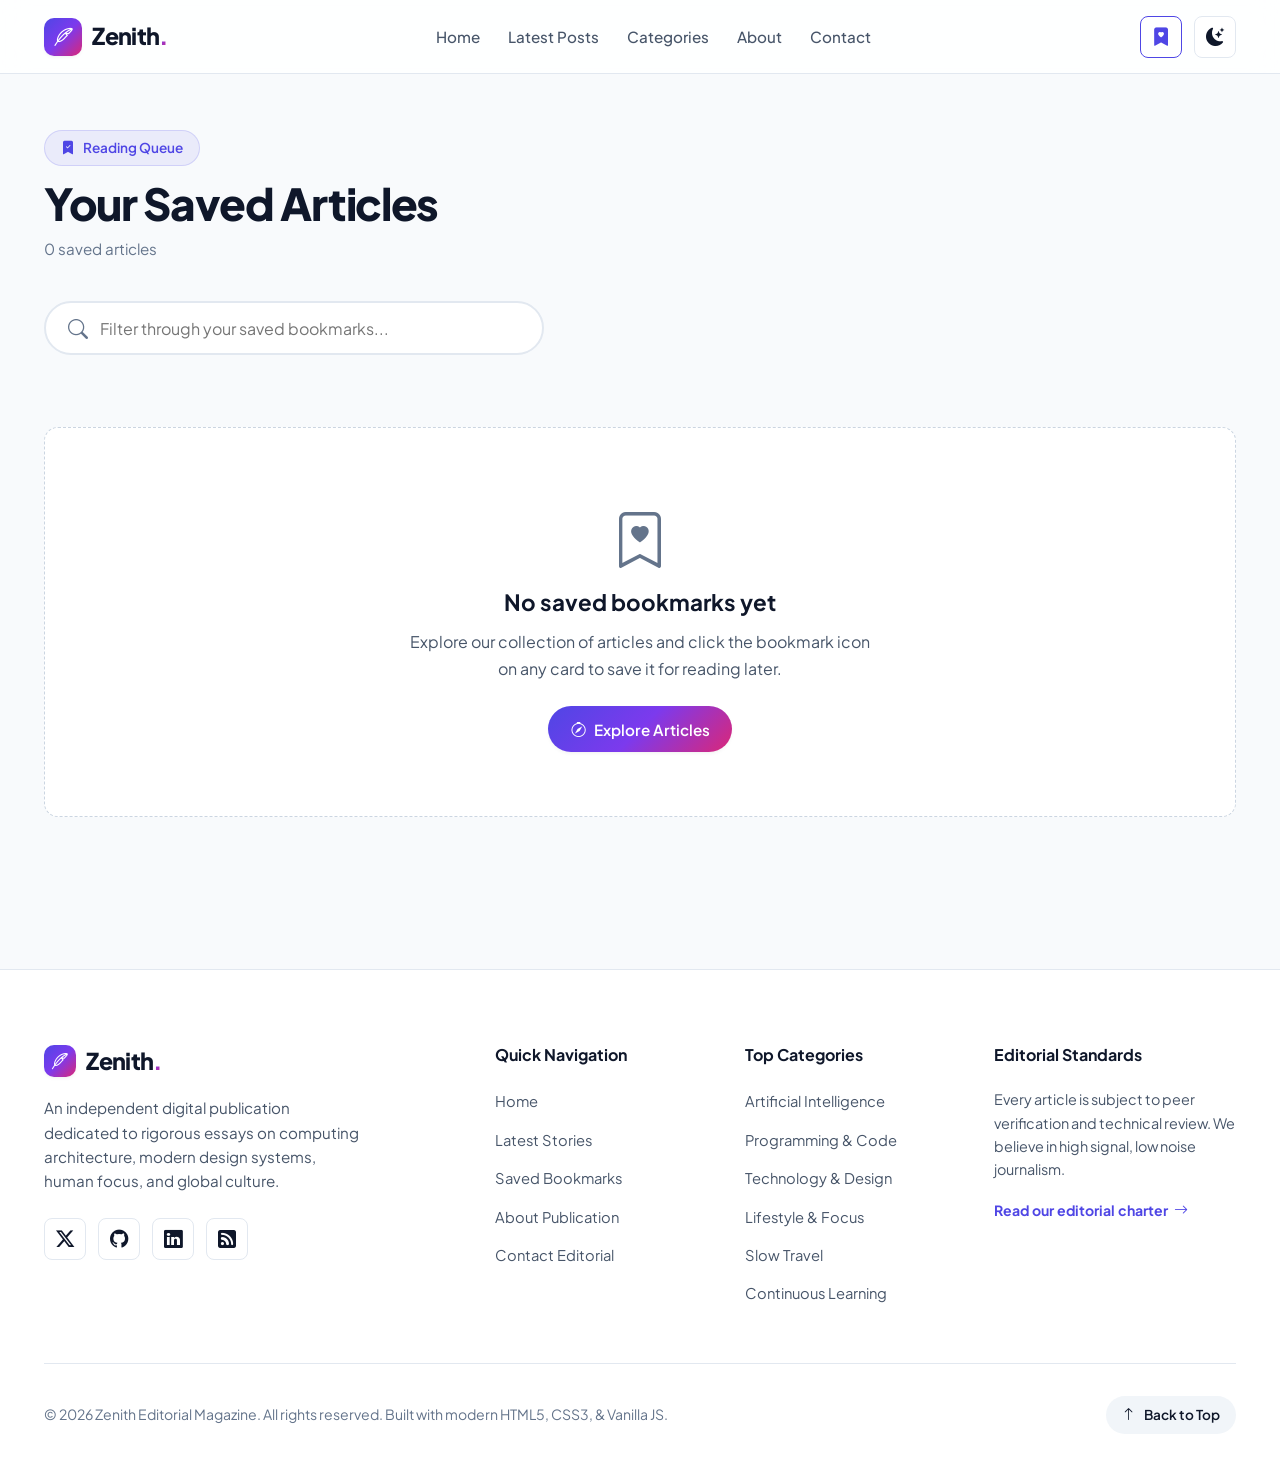
<file: bookmarks.html>
<!DOCTYPE html>
<html lang="en">
<head>
  <meta charset="UTF-8" />
  <meta name="viewport" content="width=device-width, initial-scale=1.0" />
  <title>Your Saved Bookmarks - Zenith Editorial</title>
  <meta name="description" content="View and manage your bookmarked articles saved locally for offline or future reading." />

  <!-- Bootstrap Icons CDN -->
  <link rel="stylesheet" href="https://cdn.jsdelivr.net/npm/bootstrap-icons@1.11.3/font/bootstrap-icons.min.css" />

  <!-- Core Stylesheet -->
  <link rel="stylesheet" href="css/style.css" />
</head>
<body>

  <!-- ==========================================================================
       Sticky Navigation Bar
       ========================================================================== -->
  <header class="site-header">
    <div class="container navbar">
      <a href="index.html" class="brand-logo" aria-label="Zenith Homepage">
        <div class="brand-icon-box">
          <i class="bi bi-feather"></i>
        </div>
        <span>Zenith<span class="brand-gradient-text">.</span></span>
      </a>

      <!-- Desktop Navigation Links -->
      <nav class="nav-links" aria-label="Main Navigation">
        <a href="index.html" class="nav-link">Home</a>
        <a href="index.html#latestArticlesSection" class="nav-link">Latest Posts</a>
        <a href="index.html#categoriesSection" class="nav-link">Categories</a>
        <a href="about.html" class="nav-link">About</a>
        <a href="contact.html" class="nav-link">Contact</a>
      </nav>

      <!-- Action Buttons -->
      <div class="nav-actions">
        <a href="bookmarks.html" class="icon-btn active" title="Saved Bookmarks" aria-label="Saved Bookmarks" style="color: var(--accent-primary); border-color: var(--accent-primary);">
          <i class="bi bi-bookmark-heart-fill"></i>
          <span class="badge-count bookmark-badge" style="display: none;">0</span>
        </a>

        <button class="icon-btn theme-toggle-btn" title="Toggle Theme" aria-label="Toggle Theme">
          <i class="bi bi-moon-stars-fill theme-toggle-icon"></i>
        </button>

        <button class="hamburger-btn" aria-label="Open Navigation Menu" aria-expanded="false">
          <span class="hamburger-line"></span>
          <span class="hamburger-line"></span>
          <span class="hamburger-line"></span>
        </button>
      </div>
    </div>

    <!-- Mobile Drawer Navigation -->
    <div class="mobile-nav-drawer" aria-label="Mobile Navigation">
      <a href="index.html" class="nav-link">Home</a>
      <a href="index.html#latestArticlesSection" class="nav-link" onclick="closeMobileNav()">Latest Posts</a>
      <a href="index.html#categoriesSection" class="nav-link" onclick="closeMobileNav()">Categories</a>
      <a href="about.html" class="nav-link">About Us</a>
      <a href="contact.html" class="nav-link">Contact</a>
      <a href="bookmarks.html" class="nav-link active" style="display: flex; align-items: center; justify-content: space-between;">
        <span>Saved Bookmarks</span>
        <span class="badge-count bookmark-badge" style="display: none; position: static;">0</span>
      </a>
    </div>
  </header>

  <!-- ==========================================================================
       Main Bookmarks Content
       ========================================================================== -->
  <main class="main-content">
    <div class="container" style="padding-top: 3.5rem;">
      
      <!-- Bookmarks Hero Header -->
      <div class="section-header" style="flex-wrap: wrap; margin-bottom: 2.5rem;">
        <div>
          <div class="hero-pill-badge" style="margin-bottom: 0.75rem;">
            <i class="bi bi-bookmark-check-fill"></i> Reading Queue
          </div>
          <h1 class="hero-title" style="text-align: left; font-size: clamp(2rem, 3.5vw, 2.75rem); margin-bottom: 0.5rem;">
            Your Saved Articles
          </h1>
          <p class="section-subtitle" id="bookmarksCountText">
            Stories you've bookmarked for focused offline reading or deep reflection.
          </p>
        </div>

        <div style="display: flex; align-items: center; gap: 1rem; margin-top: 1rem;">
          <button id="clearBookmarksBtn" class="btn-secondary" style="color: #ef4444; border-color: rgba(239, 68, 68, 0.3);">
            <i class="bi bi-trash3"></i> Clear All Bookmarks
          </button>
        </div>
      </div>

      <!-- Quick Search Filter within Bookmarks -->
      <div style="margin-bottom: 2.5rem; max-width: 500px;">
        <div class="search-box-container" style="box-shadow: none;">
          <i class="bi bi-search search-icon"></i>
          <input type="text" id="bookmarkSearchInput" class="search-input" placeholder="Filter through your saved bookmarks..." />
        </div>
      </div>

      <!-- Bookmarks Grid (Rendered by features.js) -->
      <div id="bookmarksGrid" class="articles-grid" aria-live="polite"></div>

    </div>
  </main>

  <!-- ==========================================================================
       Site Footer
       ========================================================================== -->
  <footer class="site-footer">
    <div class="container">
      <div class="footer-top-grid">
        <div>
          <a href="index.html" class="brand-logo" style="margin-bottom: 0.75rem;">
            <div class="brand-icon-box" style="width: 32px; height: 32px; font-size: 1rem;">
              <i class="bi bi-feather"></i>
            </div>
            <span>Zenith<span class="brand-gradient-text">.</span></span>
          </a>
          <p class="footer-desc">
            An independent digital publication dedicated to rigorous essays on computing architecture, modern design systems, human focus, and global culture.
          </p>
          <div class="footer-social-row">
            <a href="https://twitter.com" target="_blank" rel="noopener noreferrer" class="icon-btn" aria-label="Twitter / X"><i class="bi bi-twitter-x"></i></a>
            <a href="https://github.com" target="_blank" rel="noopener noreferrer" class="icon-btn" aria-label="GitHub"><i class="bi bi-github"></i></a>
            <a href="https://linkedin.com" target="_blank" rel="noopener noreferrer" class="icon-btn" aria-label="LinkedIn"><i class="bi bi-linkedin"></i></a>
            <a href="index.html" class="icon-btn" aria-label="RSS Feed"><i class="bi bi-rss-fill"></i></a>
          </div>
        </div>

        <div>
          <h4 class="footer-col-title">Quick Navigation</h4>
          <ul class="footer-link-list">
            <li><a href="index.html" class="footer-link">Home</a></li>
            <li><a href="index.html#latestArticlesSection" class="footer-link">Latest Stories</a></li>
            <li><a href="bookmarks.html" class="footer-link">Saved Bookmarks</a></li>
            <li><a href="about.html" class="footer-link">About Publication</a></li>
            <li><a href="contact.html" class="footer-link">Contact Editorial</a></li>
          </ul>
        </div>

        <div>
          <h4 class="footer-col-title">Top Categories</h4>
          <ul class="footer-link-list">
            <li><a href="index.html?category=AI" class="footer-link">Artificial Intelligence</a></li>
            <li><a href="index.html?category=Programming" class="footer-link">Programming & Code</a></li>
            <li><a href="index.html?category=Technology" class="footer-link">Technology & Design</a></li>
            <li><a href="index.html?category=Lifestyle" class="footer-link">Lifestyle & Focus</a></li>
            <li><a href="index.html?category=Travel" class="footer-link">Slow Travel</a></li>
            <li><a href="index.html?category=Education" class="footer-link">Continuous Learning</a></li>
          </ul>
        </div>

        <div>
          <h4 class="footer-col-title">Editorial Standards</h4>
          <p style="font-size: 0.9rem; color: var(--text-secondary); line-height: 1.6; margin-bottom: 1rem;">
            Every article is subject to peer verification and technical review. We believe in high signal, low noise journalism.
          </p>
          <a href="about.html" class="read-more-link">Read our editorial charter <i class="bi bi-arrow-right"></i></a>
        </div>
      </div>

      <div class="footer-bottom">
        <div>
          © 2026 Zenith Editorial Magazine. All rights reserved. Built with modern HTML5, CSS3, & Vanilla JS.
        </div>
        <div>
          <a href="#" class="back-to-top-btn" aria-label="Back to top of page">
            <i class="bi bi-arrow-up"></i> Back to Top
          </a>
        </div>
      </div>
    </div>
  </footer>

  <!-- Scripts -->
  <script src="js/data.js"></script>
  <script src="js/main.js"></script>
  <script src="js/features.js"></script>
</body>
</html>
</file>
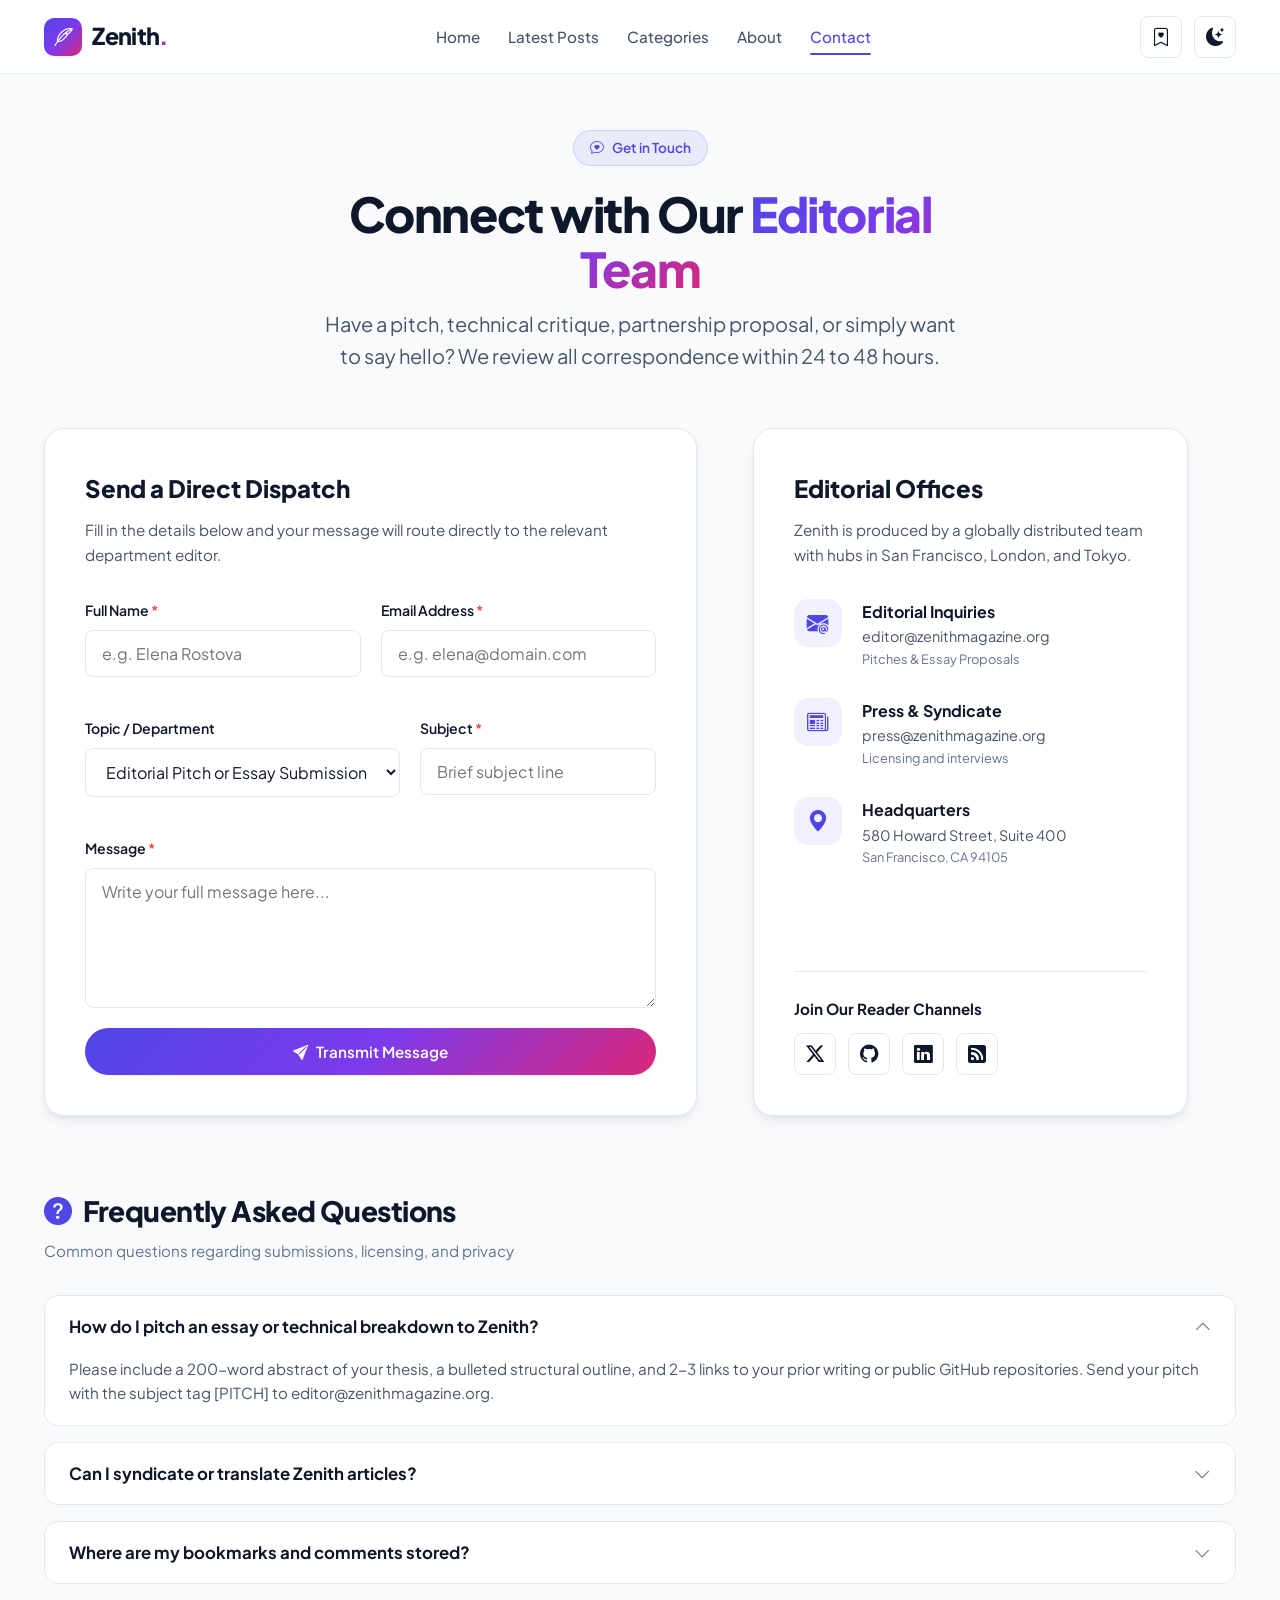
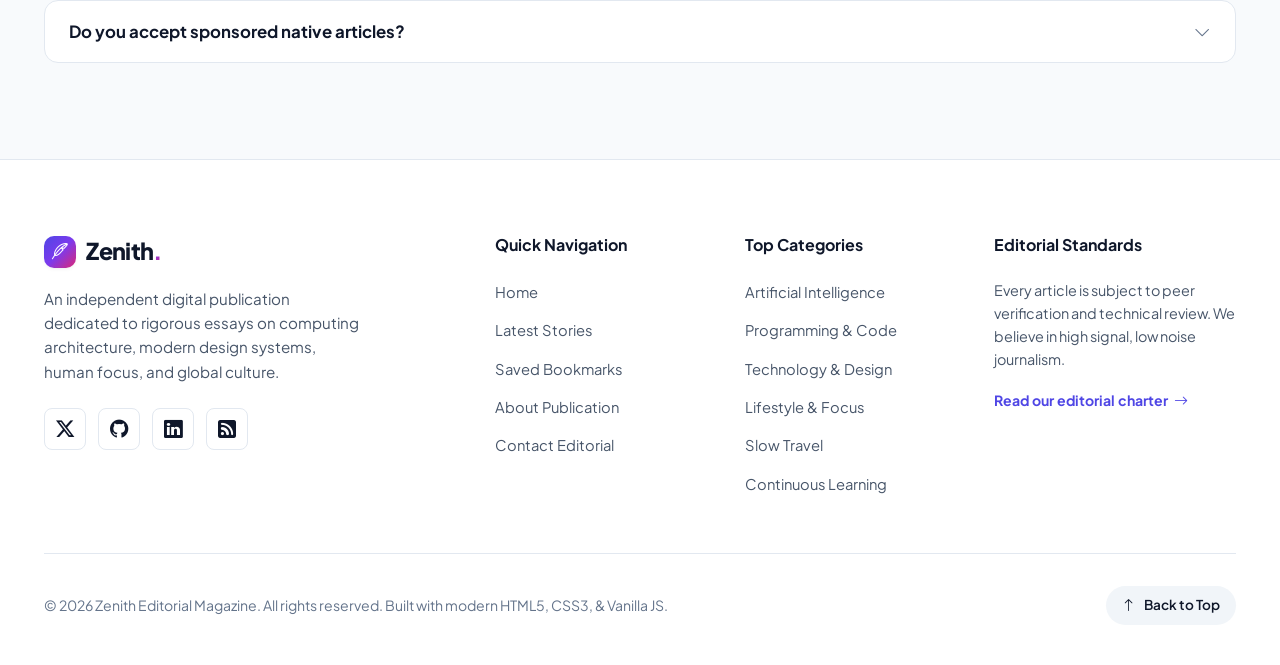
<file: contact.html>
<!DOCTYPE html>
<html lang="en">
<head>
  <meta charset="UTF-8" />
  <meta name="viewport" content="width=device-width, initial-scale=1.0" />
  <title>Contact Zenith — Get in Touch with Our Editorial Desk</title>
  <meta name="description" content="Reach out to Zenith's editorial desk for inquiries, pitches, technical corrections, and syndicate permissions." />

  <!-- Bootstrap Icons CDN -->
  <link rel="stylesheet" href="https://cdn.jsdelivr.net/npm/bootstrap-icons@1.11.3/font/bootstrap-icons.min.css" />

  <!-- Core Stylesheet -->
  <link rel="stylesheet" href="css/style.css" />
</head>
<body>

  <!-- ==========================================================================
       Sticky Navigation Bar
       ========================================================================== -->
  <header class="site-header">
    <div class="container navbar">
      <a href="index.html" class="brand-logo" aria-label="Zenith Homepage">
        <div class="brand-icon-box">
          <i class="bi bi-feather"></i>
        </div>
        <span>Zenith<span class="brand-gradient-text">.</span></span>
      </a>

      <!-- Desktop Navigation Links -->
      <nav class="nav-links" aria-label="Main Navigation">
        <a href="index.html" class="nav-link">Home</a>
        <a href="index.html#latestArticlesSection" class="nav-link">Latest Posts</a>
        <a href="index.html#categoriesSection" class="nav-link">Categories</a>
        <a href="about.html" class="nav-link">About</a>
        <a href="contact.html" class="nav-link active">Contact</a>
      </nav>

      <!-- Action Buttons -->
      <div class="nav-actions">
        <a href="bookmarks.html" class="icon-btn" title="Saved Bookmarks" aria-label="Saved Bookmarks">
          <i class="bi bi-bookmark-heart"></i>
          <span class="badge-count bookmark-badge" style="display: none;">0</span>
        </a>

        <button class="icon-btn theme-toggle-btn" title="Toggle Theme" aria-label="Toggle Theme">
          <i class="bi bi-moon-stars-fill theme-toggle-icon"></i>
        </button>

        <button class="hamburger-btn" aria-label="Open Navigation Menu" aria-expanded="false">
          <span class="hamburger-line"></span>
          <span class="hamburger-line"></span>
          <span class="hamburger-line"></span>
        </button>
      </div>
    </div>

    <!-- Mobile Drawer Navigation -->
    <div class="mobile-nav-drawer" aria-label="Mobile Navigation">
      <a href="index.html" class="nav-link">Home</a>
      <a href="index.html#latestArticlesSection" class="nav-link" onclick="closeMobileNav()">Latest Posts</a>
      <a href="index.html#categoriesSection" class="nav-link" onclick="closeMobileNav()">Categories</a>
      <a href="about.html" class="nav-link">About Us</a>
      <a href="contact.html" class="nav-link active">Contact</a>
      <a href="bookmarks.html" class="nav-link" style="display: flex; align-items: center; justify-content: space-between;">
        <span>Saved Bookmarks</span>
        <span class="badge-count bookmark-badge" style="display: none; position: static;">0</span>
      </a>
    </div>
  </header>

  <!-- ==========================================================================
       Main Contact Content
       ========================================================================== -->
  <main class="main-content">
    <div class="container" style="padding-top: 3.5rem;">
      
      <div style="text-align: center; max-width: 650px; margin: 0 auto 3rem;">
        <div class="hero-pill-badge">
          <i class="bi bi-chat-heart"></i> Get in Touch
        </div>
        <h1 class="hero-title" style="font-size: clamp(2rem, 4vw, 3rem); margin-bottom: 0.75rem;">
          Connect with Our <span class="brand-gradient-text">Editorial Team</span>
        </h1>
        <p class="hero-subtitle" style="margin-bottom: 0;">
          Have a pitch, technical critique, partnership proposal, or simply want to say hello? We review all correspondence within 24 to 48 hours.
        </p>
      </div>

      <!-- Contact Layout (Form + Info) -->
      <div class="contact-layout">
        
        <!-- Contact Form Box -->
        <div class="contact-card-box">
          <h2 style="font-size: 1.5rem; font-weight: 800; margin-bottom: 0.5rem; color: var(--text-primary);">
            Send a Direct Dispatch
          </h2>
          <p style="color: var(--text-secondary); font-size: 0.95rem; margin-bottom: 2rem;">
            Fill in the details below and your message will route directly to the relevant department editor.
          </p>

          <form id="contactForm" novalidate>
            <div class="form-grid-2">
              <div class="form-group">
                <label for="contactName" class="form-label">Full Name <span style="color: #ef4444;">*</span></label>
                <input type="text" id="contactName" class="form-input" placeholder="e.g. Elena Rostova" required />
              </div>
              <div class="form-group">
                <label for="contactEmail" class="form-label">Email Address <span style="color: #ef4444;">*</span></label>
                <input type="email" id="contactEmail" class="form-input" placeholder="e.g. elena@domain.com" required />
              </div>
            </div>

            <div class="form-grid-2">
              <div class="form-group">
                <label for="contactTopic" class="form-label">Topic / Department</label>
                <select id="contactTopic" class="form-input">
                  <option value="Editorial Pitch">Editorial Pitch or Essay Submission</option>
                  <option value="Technical Critique">Technical Critique / Correction</option>
                  <option value="Syndication">Syndication & Republication</option>
                  <option value="Press & Speaking">Press & Speaking Inquiry</option>
                  <option value="General Feedback">General Reader Feedback</option>
                </select>
              </div>
              <div class="form-group">
                <label for="contactSubject" class="form-label">Subject <span style="color: #ef4444;">*</span></label>
                <input type="text" id="contactSubject" class="form-input" placeholder="Brief subject line" required />
              </div>
            </div>

            <div class="form-group">
              <label for="contactMessage" class="form-label">Message <span style="color: #ef4444;">*</span></label>
              <textarea id="contactMessage" class="form-textarea" style="min-height: 140px;" placeholder="Write your full message here..." required></textarea>
            </div>

            <button type="submit" class="btn-primary" style="width: 100%; justify-content: center; padding: 0.85rem;">
              <i class="bi bi-send-fill"></i> Transmit Message
            </button>
          </form>
        </div>

        <!-- Contact Info & Desk -->
        <div>
          <div class="contact-card-box" style="height: 100%; display: flex; flex-direction: column; justify-content: space-between;">
            <div>
              <h2 style="font-size: 1.5rem; font-weight: 800; margin-bottom: 0.5rem; color: var(--text-primary);">
                Editorial Offices
              </h2>
              <p style="color: var(--text-secondary); font-size: 0.95rem;">
                Zenith is produced by a globally distributed team with hubs in San Francisco, London, and Tokyo.
              </p>

              <div class="contact-info-list">
                <div class="contact-info-item">
                  <div class="contact-icon-bubble">
                    <i class="bi bi-envelope-at-fill"></i>
                  </div>
                  <div>
                    <h4 style="font-size: 1rem; font-weight: 700;">Editorial Inquiries</h4>
                    <p style="font-size: 0.9rem; color: var(--text-secondary);">editor@zenithmagazine.org</p>
                    <p style="font-size: 0.8rem; color: var(--text-muted);">Pitches & Essay Proposals</p>
                  </div>
                </div>

                <div class="contact-info-item">
                  <div class="contact-icon-bubble">
                    <i class="bi bi-newspaper"></i>
                  </div>
                  <div>
                    <h4 style="font-size: 1rem; font-weight: 700;">Press & Syndicate</h4>
                    <p style="font-size: 0.9rem; color: var(--text-secondary);">press@zenithmagazine.org</p>
                    <p style="font-size: 0.8rem; color: var(--text-muted);">Licensing and interviews</p>
                  </div>
                </div>

                <div class="contact-info-item">
                  <div class="contact-icon-bubble">
                    <i class="bi bi-geo-alt-fill"></i>
                  </div>
                  <div>
                    <h4 style="font-size: 1rem; font-weight: 700;">Headquarters</h4>
                    <p style="font-size: 0.9rem; color: var(--text-secondary);">580 Howard Street, Suite 400</p>
                    <p style="font-size: 0.8rem; color: var(--text-muted);">San Francisco, CA 94105</p>
                  </div>
                </div>
              </div>
            </div>

            <div style="padding-top: 1.5rem; border-top: 1px solid var(--border-subtle);">
              <h4 style="font-size: 0.95rem; font-weight: 700; margin-bottom: 0.75rem;">Join Our Reader Channels</h4>
              <div class="footer-social-row">
                <a href="https://twitter.com" target="_blank" rel="noopener noreferrer" class="icon-btn" aria-label="Twitter"><i class="bi bi-twitter-x"></i></a>
                <a href="https://github.com" target="_blank" rel="noopener noreferrer" class="icon-btn" aria-label="GitHub"><i class="bi bi-github"></i></a>
                <a href="https://linkedin.com" target="_blank" rel="noopener noreferrer" class="icon-btn" aria-label="LinkedIn"><i class="bi bi-linkedin"></i></a>
                <a href="index.html" class="icon-btn" aria-label="RSS Feed"><i class="bi bi-rss-fill"></i></a>
              </div>
            </div>
          </div>
        </div>

      </div>

      <!-- ==========================================================================
           Frequently Asked Questions (Accordion)
           ========================================================================== -->
      <section class="faq-section">
        <div class="section-header">
          <div>
            <h2 class="section-title"><i class="bi bi-question-circle-fill"></i> Frequently Asked Questions</h2>
            <p class="section-subtitle">Common questions regarding submissions, licensing, and privacy</p>
          </div>
        </div>

        <div class="faq-accordion">
          <!-- Item 1 -->
          <div class="faq-item active">
            <button class="faq-question-btn" type="button">
              <span>How do I pitch an essay or technical breakdown to Zenith?</span>
              <i class="bi bi-chevron-down faq-icon"></i>
            </button>
            <div class="faq-answer">
              Please include a 200-word abstract of your thesis, a bulleted structural outline, and 2-3 links to your prior writing or public GitHub repositories. Send your pitch with the subject tag [PITCH] to editor@zenithmagazine.org.
            </div>
          </div>

          <!-- Item 2 -->
          <div class="faq-item">
            <button class="faq-question-btn" type="button">
              <span>Can I syndicate or translate Zenith articles?</span>
              <i class="bi bi-chevron-down faq-icon"></i>
            </button>
            <div class="faq-answer">
              Yes, under explicit written permission. Non-commercial translations with canonical rel tags linking back to Zenith are often approved. Please contact press@zenithmagazine.org with your intended distribution platform.
            </div>
          </div>

          <!-- Item 3 -->
          <div class="faq-item">
            <button class="faq-question-btn" type="button">
              <span>Where are my bookmarks and comments stored?</span>
              <i class="bi bi-chevron-down faq-icon"></i>
            </button>
            <div class="faq-answer">
              To prioritize maximum reader privacy and instant zero-latency access, all bookmarked articles, theme preferences, and locally posted comments reside solely inside your browser's HTML5 LocalStorage. No tracking cookies or third-party servers store your reading list.
            </div>
          </div>

          <!-- Item 4 -->
          <div class="faq-item">
            <button class="faq-question-btn" type="button">
              <span>Do you accept sponsored native articles?</span>
              <i class="bi bi-chevron-down faq-icon"></i>
            </button>
            <div class="faq-answer">
              Zenith maintains strict editorial independence. We do not accept paid guest posts, unverified sponsored articles, or hidden affiliate placement. All published essays are held to identical technical peer-review standards.
            </div>
          </div>
        </div>
      </section>

    </div>
  </main>

  <!-- ==========================================================================
       Site Footer
       ========================================================================== -->
  <footer class="site-footer">
    <div class="container">
      <div class="footer-top-grid">
        <div>
          <a href="index.html" class="brand-logo" style="margin-bottom: 0.75rem;">
            <div class="brand-icon-box" style="width: 32px; height: 32px; font-size: 1rem;">
              <i class="bi bi-feather"></i>
            </div>
            <span>Zenith<span class="brand-gradient-text">.</span></span>
          </a>
          <p class="footer-desc">
            An independent digital publication dedicated to rigorous essays on computing architecture, modern design systems, human focus, and global culture.
          </p>
          <div class="footer-social-row">
            <a href="https://twitter.com" target="_blank" rel="noopener noreferrer" class="icon-btn" aria-label="Twitter / X"><i class="bi bi-twitter-x"></i></a>
            <a href="https://github.com" target="_blank" rel="noopener noreferrer" class="icon-btn" aria-label="GitHub"><i class="bi bi-github"></i></a>
            <a href="https://linkedin.com" target="_blank" rel="noopener noreferrer" class="icon-btn" aria-label="LinkedIn"><i class="bi bi-linkedin"></i></a>
            <a href="index.html" class="icon-btn" aria-label="RSS Feed"><i class="bi bi-rss-fill"></i></a>
          </div>
        </div>

        <div>
          <h4 class="footer-col-title">Quick Navigation</h4>
          <ul class="footer-link-list">
            <li><a href="index.html" class="footer-link">Home</a></li>
            <li><a href="index.html#latestArticlesSection" class="footer-link">Latest Stories</a></li>
            <li><a href="bookmarks.html" class="footer-link">Saved Bookmarks</a></li>
            <li><a href="about.html" class="footer-link">About Publication</a></li>
            <li><a href="contact.html" class="footer-link">Contact Editorial</a></li>
          </ul>
        </div>

        <div>
          <h4 class="footer-col-title">Top Categories</h4>
          <ul class="footer-link-list">
            <li><a href="index.html?category=AI" class="footer-link">Artificial Intelligence</a></li>
            <li><a href="index.html?category=Programming" class="footer-link">Programming & Code</a></li>
            <li><a href="index.html?category=Technology" class="footer-link">Technology & Design</a></li>
            <li><a href="index.html?category=Lifestyle" class="footer-link">Lifestyle & Focus</a></li>
            <li><a href="index.html?category=Travel" class="footer-link">Slow Travel</a></li>
            <li><a href="index.html?category=Education" class="footer-link">Continuous Learning</a></li>
          </ul>
        </div>

        <div>
          <h4 class="footer-col-title">Editorial Standards</h4>
          <p style="font-size: 0.9rem; color: var(--text-secondary); line-height: 1.6; margin-bottom: 1rem;">
            Every article is subject to peer verification and technical review. We believe in high signal, low noise journalism.
          </p>
          <a href="about.html" class="read-more-link">Read our editorial charter <i class="bi bi-arrow-right"></i></a>
        </div>
      </div>

      <div class="footer-bottom">
        <div>
          © 2026 Zenith Editorial Magazine. All rights reserved. Built with modern HTML5, CSS3, & Vanilla JS.
        </div>
        <div>
          <a href="#" class="back-to-top-btn" aria-label="Back to top of page">
            <i class="bi bi-arrow-up"></i> Back to Top
          </a>
        </div>
      </div>
    </div>
  </footer>

  <!-- Scripts -->
  <script src="js/data.js"></script>
  <script src="js/main.js"></script>
  <script>
    // FAQ Accordion Interaction
    document.querySelectorAll('.faq-question-btn').forEach(btn => {
      btn.addEventListener('click', () => {
        const item = btn.parentElement;
        const wasActive = item.classList.contains('active');
        document.querySelectorAll('.faq-item').forEach(i => i.classList.remove('active'));
        if (!wasActive) {
          item.classList.add('active');
        }
      });
    });

    // Contact Form Submission with Validation & Toast
    const contactForm = document.getElementById('contactForm');
    if (contactForm) {
      contactForm.addEventListener('submit', (e) => {
        e.preventDefault();
        const name = document.getElementById('contactName').value.trim();
        const email = document.getElementById('contactEmail').value.trim();
        const subject = document.getElementById('contactSubject').value.trim();
        const message = document.getElementById('contactMessage').value.trim();

        if (!name || !email || !subject || !message) {
          showToast('Please fill out all required fields marked with an asterisk (*).', 'error');
          return;
        }

        if (!isValidEmail(email)) {
          showToast('Please provide a valid email address.', 'error');
          return;
        }

        // Simulate successful transmission
        showToast(`Thank you, ${name}! Your dispatch has been received by our editorial desk.`, 'success');
        contactForm.reset();
      });
    }
  </script>
</body>
</html>
</file>
<file: css/style.css>
/* ==========================================================================
   Modern Responsive Blog Website - Design System & Styles
   ========================================================================== */

@import url('https://fonts.googleapis.com/css2?family=Plus+Jakarta+Sans:ital,wght@0,300;0,400;0,500;0,600;0,700;0,800;1,400;1,600&family=Lora:ital,wght@0,400;0,500;0,600;1,400&family=JetBrains+Mono:wght@400;500&display=swap');

/* --- CSS Variables & Theme Tokens --- */
:root {
  /* Color Palette - Light Mode */
  --bg-primary: #f8fafc;
  --bg-surface: #ffffff;
  --bg-card: #ffffff;
  --bg-card-hover: #f1f5f9;
  --bg-subtle: #f1f5f9;
  --bg-glass: rgba(255, 255, 255, 0.85);

  --text-primary: #0f172a;
  --text-secondary: #475569;
  --text-muted: #64748b;
  --text-inverse: #ffffff;

  --border-subtle: #e2e8f0;
  --border-focus: #6366f1;
  --border-hover: #cbd5e1;

  /* Accent & Gradients */
  --accent-primary: #4f46e5;
  --accent-secondary: #7c3aed;
  --accent-tertiary: #db2777;
  --accent-hover: #4338ca;
  --accent-subtle: rgba(79, 70, 229, 0.08);
  --accent-gradient: linear-gradient(135deg, #4f46e5 0%, #7c3aed 50%, #db2777 100%);
  --accent-gradient-subtle: linear-gradient(135deg, rgba(79, 70, 229, 0.08) 0%, rgba(124, 58, 237, 0.08) 100%);

  /* Category Badges */
  --cat-ai: #8b5cf6;
  --cat-ai-bg: rgba(139, 92, 246, 0.12);
  --cat-programming: #0ea5e9;
  --cat-programming-bg: rgba(14, 165, 233, 0.12);
  --cat-technology: #6366f1;
  --cat-technology-bg: rgba(99, 102, 241, 0.12);
  --cat-lifestyle: #10b981;
  --cat-lifestyle-bg: rgba(16, 185, 129, 0.12);
  --cat-travel: #f59e0b;
  --cat-travel-bg: rgba(245, 158, 11, 0.12);
  --cat-education: #ec4899;
  --cat-education-bg: rgba(236, 72, 153, 0.12);

  /* Shadows */
  --shadow-xs: 0 1px 2px 0 rgba(0, 0, 0, 0.05);
  --shadow-sm: 0 2px 4px -1px rgba(0, 0, 0, 0.06), 0 1px 2px -1px rgba(0, 0, 0, 0.04);
  --shadow-md: 0 6px 12px -2px rgba(15, 23, 42, 0.08), 0 3px 6px -2px rgba(15, 23, 42, 0.04);
  --shadow-lg: 0 16px 28px -6px rgba(15, 23, 42, 0.1), 0 8px 12px -4px rgba(15, 23, 42, 0.05);
  --shadow-glow: 0 0 24px rgba(79, 70, 229, 0.25);

  /* Spacing & Radii */
  --radius-sm: 8px;
  --radius-md: 14px;
  --radius-lg: 20px;
  --radius-full: 9999px;

  /* Typography */
  --font-sans: 'Plus Jakarta Sans', -apple-system, BlinkMacSystemFont, 'Segoe UI', Roboto, sans-serif;
  --font-serif: 'Lora', Georgia, serif;
  --font-mono: 'JetBrains Mono', monospace;

  /* Layout */
  --container-max: 1240px;
  --container-article: 840px;
  --header-height: 74px;
  --transition-normal: all 0.25s cubic-bezier(0.16, 1, 0.3, 1);
  --transition-smooth: all 0.4s cubic-bezier(0.16, 1, 0.3, 1);
}

/* --- Dark Theme Tokens --- */
[data-theme="dark"] {
  --bg-primary: #0b0f19;
  --bg-surface: #111827;
  --bg-card: #141d2f;
  --bg-card-hover: #1c273e;
  --bg-subtle: #1e293b;
  --bg-glass: rgba(17, 24, 39, 0.85);

  --text-primary: #f8fafc;
  --text-secondary: #cbd5e1;
  --text-muted: #94a3b8;
  --text-inverse: #0f172a;

  --border-subtle: #1f293d;
  --border-focus: #818cf8;
  --border-hover: #334155;

  --accent-primary: #6366f1;
  --accent-secondary: #8b5cf6;
  --accent-hover: #818cf8;
  --accent-subtle: rgba(99, 102, 241, 0.18);
  --accent-gradient-subtle: linear-gradient(135deg, rgba(99, 102, 241, 0.15) 0%, rgba(139, 92, 246, 0.15) 100%);

  --shadow-sm: 0 2px 4px -1px rgba(0, 0, 0, 0.4);
  --shadow-md: 0 8px 16px -2px rgba(0, 0, 0, 0.5);
  --shadow-lg: 0 20px 32px -6px rgba(0, 0, 0, 0.6);
  --shadow-glow: 0 0 28px rgba(99, 102, 241, 0.35);
}

/* ==========================================================================
   Base & Reset Styles
   ========================================================================== */
*, *::before, *::after {
  box-sizing: border-box;
  margin: 0;
  padding: 0;
}

html {
  font-size: 16px;
  scroll-behavior: smooth;
  scroll-padding-top: calc(var(--header-height) + 20px);
}

body {
  font-family: var(--font-sans);
  background-color: var(--bg-primary);
  color: var(--text-primary);
  line-height: 1.65;
  -webkit-font-smoothing: antialiased;
  -moz-osx-font-smoothing: grayscale;
  min-height: 100vh;
  display: flex;
  flex-direction: column;
  transition: background-color 0.3s ease, color 0.3s ease;
  overflow-x: hidden;
}

img {
  max-width: 100%;
  height: auto;
  display: block;
}

a {
  color: inherit;
  text-decoration: none;
  transition: var(--transition-normal);
}

button {
  font-family: inherit;
  cursor: pointer;
  border: none;
  outline: none;
  background: none;
  transition: var(--transition-normal);
}

input, textarea, select {
  font-family: inherit;
  font-size: 1rem;
  color: var(--text-primary);
  background-color: var(--bg-surface);
  border: 1px solid var(--border-subtle);
  border-radius: var(--radius-sm);
  outline: none;
  transition: var(--transition-normal);
}

input:focus, textarea:focus, select:focus {
  border-color: var(--border-focus);
  box-shadow: 0 0 0 3px var(--accent-subtle);
}

ul, ol {
  list-style: none;
}

/* Layout Utilities */
.container {
  width: 100%;
  max-width: var(--container-max);
  margin: 0 auto;
  padding: 0 1.5rem;
}

.article-container {
  width: 100%;
  max-width: var(--container-article);
  margin: 0 auto;
  padding: 0 1.5rem;
}

.main-content {
  flex: 1 0 auto;
  padding-bottom: 4rem;
}

/* Reading Progress Bar */
.reading-progress-bar {
  position: fixed;
  top: 0;
  left: 0;
  height: 4px;
  background: var(--accent-gradient);
  width: 0%;
  z-index: 1000;
  transition: width 0.1s linear;
}

/* ==========================================================================
   Header & Navigation
   ========================================================================== */
.site-header {
  position: sticky;
  top: 0;
  z-index: 900;
  height: var(--header-height);
  background-color: var(--bg-glass);
  backdrop-filter: blur(14px);
  -webkit-backdrop-filter: blur(14px);
  border-bottom: 1px solid var(--border-subtle);
  transition: background-color 0.3s ease, border-color 0.3s ease;
}

.navbar {
  height: 100%;
  display: flex;
  align-items: center;
  justify-content: space-between;
  gap: 1.5rem;
}

.brand-logo {
  display: flex;
  align-items: center;
  gap: 0.65rem;
  font-size: 1.45rem;
  font-weight: 800;
  letter-spacing: -0.03em;
  color: var(--text-primary);
  user-select: none;
}

.brand-icon-box {
  width: 38px;
  height: 38px;
  border-radius: 10px;
  background: var(--accent-gradient);
  display: flex;
  align-items: center;
  justify-content: center;
  color: #ffffff;
  font-size: 1.15rem;
  box-shadow: var(--shadow-sm);
}

.brand-gradient-text {
  background: var(--accent-gradient);
  -webkit-background-clip: text;
  -webkit-text-fill-color: transparent;
}

.nav-links {
  display: flex;
  align-items: center;
  gap: 1.75rem;
}

.nav-link {
  font-size: 0.95rem;
  font-weight: 500;
  color: var(--text-secondary);
  position: relative;
  padding: 0.4rem 0;
}

.nav-link:hover, .nav-link.active {
  color: var(--accent-primary);
}

.nav-link.active::after {
  content: '';
  position: absolute;
  bottom: 0;
  left: 0;
  width: 100%;
  height: 2px;
  background: var(--accent-primary);
  border-radius: 2px;
}

.nav-actions {
  display: flex;
  align-items: center;
  gap: 0.75rem;
}

.icon-btn {
  display: inline-flex;
  align-items: center;
  justify-content: center;
  width: 42px;
  height: 42px;
  border-radius: var(--radius-sm);
  background-color: var(--bg-surface);
  border: 1px solid var(--border-subtle);
  color: var(--text-primary);
  font-size: 1.15rem;
  position: relative;
  transition: var(--transition-normal);
}

.icon-btn:hover {
  background-color: var(--bg-card-hover);
  border-color: var(--border-hover);
  color: var(--accent-primary);
  transform: translateY(-1px);
}

.badge-count {
  position: absolute;
  top: -4px;
  right: -4px;
  background: var(--accent-primary);
  color: #ffffff;
  font-size: 0.7rem;
  font-weight: 700;
  min-width: 18px;
  height: 18px;
  border-radius: var(--radius-full);
  display: flex;
  align-items: center;
  justify-content: center;
  padding: 0 4px;
  box-shadow: var(--shadow-xs);
}

/* Hamburger Mobile Toggle */
.hamburger-btn {
  display: none;
  flex-direction: column;
  justify-content: center;
  align-items: center;
  width: 42px;
  height: 42px;
  border-radius: var(--radius-sm);
  background-color: var(--bg-surface);
  border: 1px solid var(--border-subtle);
  gap: 5px;
  cursor: pointer;
}

.hamburger-line {
  width: 20px;
  height: 2px;
  background-color: var(--text-primary);
  border-radius: 2px;
  transition: transform 0.3s ease, opacity 0.3s ease;
}

.hamburger-btn.open .hamburger-line:nth-child(1) {
  transform: translateY(7px) rotate(45deg);
}

.hamburger-btn.open .hamburger-line:nth-child(2) {
  opacity: 0;
}

.hamburger-btn.open .hamburger-line:nth-child(3) {
  transform: translateY(-7px) rotate(-45deg);
}

/* Mobile Drawer */
.mobile-nav-drawer {
  display: none;
  position: fixed;
  top: var(--header-height);
  left: 0;
  width: 100%;
  background-color: var(--bg-surface);
  border-bottom: 1px solid var(--border-subtle);
  padding: 1.5rem;
  box-shadow: var(--shadow-lg);
  flex-direction: column;
  gap: 1.25rem;
  z-index: 899;
  transform: translateY(-100%);
  opacity: 0;
  transition: transform 0.35s ease, opacity 0.3s ease;
}

.mobile-nav-drawer.open {
  transform: translateY(0);
  opacity: 1;
}

.mobile-nav-drawer .nav-link {
  font-size: 1.1rem;
  padding: 0.6rem 0;
  border-bottom: 1px solid var(--border-subtle);
}

/* ==========================================================================
   Hero Section
   ========================================================================== */
.hero-section {
  padding: 4rem 0 2.5rem;
  text-align: center;
  position: relative;
}

.hero-pill-badge {
  display: inline-flex;
  align-items: center;
  gap: 0.5rem;
  padding: 0.35rem 1rem;
  border-radius: var(--radius-full);
  background: var(--accent-subtle);
  color: var(--accent-primary);
  font-size: 0.85rem;
  font-weight: 600;
  margin-bottom: 1.25rem;
  border: 1px solid rgba(99, 102, 241, 0.2);
}

.hero-title {
  font-size: clamp(2.2rem, 5vw, 3.6rem);
  font-weight: 800;
  line-height: 1.15;
  letter-spacing: -0.03em;
  margin-bottom: 1.25rem;
  color: var(--text-primary);
}

.hero-subtitle {
  font-size: clamp(1.05rem, 2vw, 1.25rem);
  color: var(--text-secondary);
  max-width: 680px;
  margin: 0 auto 2.5rem;
  line-height: 1.6;
}

/* Interactive Search Bar */
.search-wrapper {
  max-width: 680px;
  margin: 0 auto;
  position: relative;
}

.search-box-container {
  display: flex;
  align-items: center;
  background-color: var(--bg-surface);
  border: 2px solid var(--border-subtle);
  border-radius: var(--radius-full);
  padding: 0.4rem 0.6rem 0.4rem 1.4rem;
  box-shadow: var(--shadow-md);
  transition: var(--transition-normal);
}

.search-box-container:focus-within {
  border-color: var(--accent-primary);
  box-shadow: var(--shadow-glow);
}

.search-icon {
  font-size: 1.25rem;
  color: var(--text-muted);
  margin-right: 0.75rem;
}

.search-input {
  flex: 1;
  border: none;
  background: transparent;
  padding: 0.5rem 0;
  font-size: 1rem;
  color: var(--text-primary);
}

.search-input:focus {
  box-shadow: none;
}

.search-clear-btn {
  color: var(--text-muted);
  padding: 0.4rem;
  margin-right: 0.5rem;
  font-size: 1rem;
  display: none;
}

.search-clear-btn:hover {
  color: var(--text-primary);
}

.btn-primary {
  display: inline-flex;
  align-items: center;
  justify-content: center;
  gap: 0.5rem;
  background: var(--accent-gradient);
  color: #ffffff;
  padding: 0.65rem 1.4rem;
  border-radius: var(--radius-full);
  font-weight: 600;
  font-size: 0.95rem;
  border: none;
  box-shadow: var(--shadow-sm);
  transition: var(--transition-normal);
}

.btn-primary:hover {
  transform: translateY(-2px);
  box-shadow: var(--shadow-glow);
  color: #ffffff;
}

.btn-secondary {
  display: inline-flex;
  align-items: center;
  justify-content: center;
  gap: 0.5rem;
  background-color: var(--bg-surface);
  color: var(--text-primary);
  border: 1px solid var(--border-subtle);
  padding: 0.65rem 1.35rem;
  border-radius: var(--radius-full);
  font-weight: 600;
  font-size: 0.95rem;
  transition: var(--transition-normal);
}

.btn-secondary:hover {
  background-color: var(--bg-card-hover);
  border-color: var(--border-hover);
  color: var(--accent-primary);
}

/* Trending Tags Bar */
.trending-tags-bar {
  display: flex;
  align-items: center;
  justify-content: center;
  flex-wrap: wrap;
  gap: 0.6rem;
  margin-top: 1.5rem;
  font-size: 0.88rem;
  color: var(--text-muted);
}

.trending-tag-pill {
  padding: 0.25rem 0.75rem;
  border-radius: var(--radius-full);
  background-color: var(--bg-surface);
  border: 1px solid var(--border-subtle);
  color: var(--text-secondary);
  font-size: 0.82rem;
  cursor: pointer;
  transition: var(--transition-normal);
}

.trending-tag-pill:hover {
  background-color: var(--accent-subtle);
  color: var(--accent-primary);
  border-color: var(--accent-primary);
}

/* ==========================================================================
   Featured Article Section
   ========================================================================== */
.featured-section {
  margin: 2.5rem 0 3.5rem;
}

.section-header {
  display: flex;
  align-items: flex-end;
  justify-content: space-between;
  margin-bottom: 1.75rem;
  gap: 1rem;
}

.section-title {
  font-size: 1.75rem;
  font-weight: 800;
  letter-spacing: -0.02em;
  color: var(--text-primary);
  display: flex;
  align-items: center;
  gap: 0.75rem;
}

.section-title i {
  color: var(--accent-primary);
}

.section-subtitle {
  color: var(--text-muted);
  font-size: 0.95rem;
  margin-top: 0.25rem;
}

.featured-card {
  display: grid;
  grid-template-columns: 1.15fr 1fr;
  background-color: var(--bg-card);
  border: 1px solid var(--border-subtle);
  border-radius: var(--radius-lg);
  overflow: hidden;
  box-shadow: var(--shadow-md);
  transition: var(--transition-smooth);
}

.featured-card:hover {
  transform: translateY(-4px);
  box-shadow: var(--shadow-lg);
  border-color: var(--border-hover);
}

.featured-media-wrapper {
  position: relative;
  overflow: hidden;
  min-height: 380px;
}

.featured-media-img {
  width: 100%;
  height: 100%;
  object-fit: cover;
  transition: transform 0.6s cubic-bezier(0.16, 1, 0.3, 1);
}

.featured-card:hover .featured-media-img {
  transform: scale(1.04);
}

.featured-content {
  padding: 2.75rem;
  display: flex;
  flex-direction: column;
  justify-content: space-between;
}

.featured-badge-row {
  display: flex;
  align-items: center;
  justify-content: space-between;
  margin-bottom: 1.25rem;
}

.featured-highlight-badge {
  display: inline-flex;
  align-items: center;
  gap: 0.4rem;
  font-size: 0.75rem;
  font-weight: 700;
  text-transform: uppercase;
  letter-spacing: 0.06em;
  padding: 0.3rem 0.75rem;
  border-radius: var(--radius-full);
  background: var(--accent-gradient);
  color: #ffffff;
}

.featured-title {
  font-size: clamp(1.4rem, 2.5vw, 2rem);
  font-weight: 800;
  line-height: 1.25;
  letter-spacing: -0.02em;
  margin-bottom: 1rem;
  color: var(--text-primary);
  transition: var(--transition-normal);
}

.featured-title:hover {
  color: var(--accent-primary);
}

.featured-excerpt {
  color: var(--text-secondary);
  font-size: 1.05rem;
  line-height: 1.6;
  margin-bottom: 1.75rem;
}

/* Author & Meta Row */
.author-meta-row {
  display: flex;
  align-items: center;
  justify-content: space-between;
  padding-top: 1.5rem;
  border-top: 1px solid var(--border-subtle);
  margin-top: auto;
}

.author-chip {
  display: flex;
  align-items: center;
  gap: 0.85rem;
}

.author-avatar {
  width: 44px;
  height: 44px;
  border-radius: var(--radius-full);
  object-fit: cover;
  border: 2px solid var(--accent-subtle);
}

.author-info-name {
  font-weight: 700;
  font-size: 0.95rem;
  color: var(--text-primary);
}

.author-info-meta {
  font-size: 0.82rem;
  color: var(--text-muted);
  display: flex;
  align-items: center;
  gap: 0.4rem;
}

/* Category Badges */
.category-badge {
  display: inline-flex;
  align-items: center;
  gap: 0.35rem;
  padding: 0.25rem 0.75rem;
  border-radius: var(--radius-full);
  font-size: 0.78rem;
  font-weight: 700;
  letter-spacing: 0.02em;
  text-transform: uppercase;
}

.category-badge.cat-ai {
  background-color: var(--cat-ai-bg);
  color: var(--cat-ai);
}

.category-badge.cat-programming {
  background-color: var(--cat-programming-bg);
  color: var(--cat-programming);
}

.category-badge.cat-technology {
  background-color: var(--cat-technology-bg);
  color: var(--cat-technology);
}

.category-badge.cat-lifestyle {
  background-color: var(--cat-lifestyle-bg);
  color: var(--cat-lifestyle);
}

.category-badge.cat-travel {
  background-color: var(--cat-travel-bg);
  color: var(--cat-travel);
}

.category-badge.cat-education {
  background-color: var(--cat-education-bg);
  color: var(--cat-education);
}

/* ==========================================================================
   Category Filter Bar
   ========================================================================== */
.category-filter-nav {
  display: flex;
  align-items: center;
  gap: 0.65rem;
  overflow-x: auto;
  padding: 0.5rem 0 1.25rem;
  margin-bottom: 2rem;
  scrollbar-width: none;
}

.category-filter-nav::-webkit-scrollbar {
  display: none;
}

.category-pill-btn {
  display: inline-flex;
  align-items: center;
  gap: 0.5rem;
  padding: 0.55rem 1.15rem;
  border-radius: var(--radius-full);
  background-color: var(--bg-surface);
  border: 1px solid var(--border-subtle);
  color: var(--text-secondary);
  font-size: 0.92rem;
  font-weight: 600;
  white-space: nowrap;
  transition: var(--transition-normal);
}

.category-pill-btn:hover {
  background-color: var(--bg-card-hover);
  border-color: var(--border-hover);
  color: var(--text-primary);
  transform: translateY(-1px);
}

.category-pill-btn.active {
  background: var(--accent-gradient);
  color: #ffffff;
  border-color: transparent;
  box-shadow: var(--shadow-sm);
}

.category-pill-btn .count-badge {
  font-size: 0.75rem;
  background: rgba(0, 0, 0, 0.08);
  padding: 0.15rem 0.45rem;
  border-radius: var(--radius-full);
}

.category-pill-btn.active .count-badge {
  background: rgba(255, 255, 255, 0.25);
  color: #ffffff;
}

/* Active Filter Status Bar */
.filter-status-bar {
  display: flex;
  align-items: center;
  justify-content: space-between;
  margin-bottom: 1.5rem;
  padding: 0.85rem 1.25rem;
  background-color: var(--bg-subtle);
  border-radius: var(--radius-sm);
  font-size: 0.92rem;
  color: var(--text-secondary);
}

.clear-filter-link {
  color: var(--accent-primary);
  font-weight: 600;
  cursor: pointer;
  display: inline-flex;
  align-items: center;
  gap: 0.35rem;
}

.clear-filter-link:hover {
  text-decoration: underline;
}

/* ==========================================================================
   Article Grid & Cards
   ========================================================================== */
.articles-grid {
  display: grid;
  grid-template-columns: repeat(3, 1fr);
  gap: 2rem;
  margin-bottom: 3.5rem;
}

.blog-card {
  background-color: var(--bg-card);
  border: 1px solid var(--border-subtle);
  border-radius: var(--radius-md);
  overflow: hidden;
  display: flex;
  flex-direction: column;
  box-shadow: var(--shadow-sm);
  transition: var(--transition-smooth);
  position: relative;
}

.blog-card:hover {
  transform: translateY(-6px);
  box-shadow: var(--shadow-lg);
  border-color: var(--border-hover);
}

.card-media-wrapper {
  position: relative;
  aspect-ratio: 16 / 10;
  overflow: hidden;
  background-color: var(--bg-subtle);
}

.card-img {
  width: 100%;
  height: 100%;
  object-fit: cover;
  transition: transform 0.5s ease;
}

.blog-card:hover .card-img {
  transform: scale(1.05);
}

.card-category-overlay {
  position: absolute;
  top: 1rem;
  left: 1rem;
  z-index: 2;
}

.card-bookmark-btn {
  position: absolute;
  top: 1rem;
  right: 1rem;
  z-index: 2;
  width: 36px;
  height: 36px;
  border-radius: var(--radius-full);
  background-color: rgba(255, 255, 255, 0.9);
  backdrop-filter: blur(4px);
  border: none;
  color: #1e293b;
  display: flex;
  align-items: center;
  justify-content: center;
  font-size: 1.05rem;
  box-shadow: var(--shadow-sm);
  transition: var(--transition-normal);
}

[data-theme="dark"] .card-bookmark-btn {
  background-color: rgba(30, 41, 59, 0.85);
  color: #f8fafc;
}

.card-bookmark-btn:hover {
  transform: scale(1.1);
  color: var(--accent-primary);
}

.card-bookmark-btn.bookmarked {
  color: var(--accent-primary);
  background-color: #ffffff;
}

.card-body {
  padding: 1.5rem;
  display: flex;
  flex-direction: column;
  flex: 1;
}

.card-meta-top {
  display: flex;
  align-items: center;
  gap: 0.5rem;
  font-size: 0.82rem;
  color: var(--text-muted);
  margin-bottom: 0.75rem;
}

.card-title {
  font-size: 1.25rem;
  font-weight: 700;
  line-height: 1.35;
  letter-spacing: -0.01em;
  margin-bottom: 0.75rem;
  color: var(--text-primary);
  display: -webkit-box;
  -webkit-line-clamp: 2;
  -webkit-box-orient: vertical;
  overflow: hidden;
  transition: var(--transition-normal);
}

.card-title:hover {
  color: var(--accent-primary);
}

.card-excerpt {
  font-size: 0.94rem;
  color: var(--text-secondary);
  line-height: 1.55;
  margin-bottom: 1.25rem;
  display: -webkit-box;
  -webkit-line-clamp: 3;
  -webkit-box-orient: vertical;
  overflow: hidden;
}

.card-footer {
  margin-top: auto;
  padding-top: 1.15rem;
  border-top: 1px solid var(--border-subtle);
  display: flex;
  align-items: center;
  justify-content: space-between;
}

.card-author {
  display: flex;
  align-items: center;
  gap: 0.65rem;
}

.card-author-avatar {
  width: 32px;
  height: 32px;
  border-radius: var(--radius-full);
  object-fit: cover;
}

.card-author-name {
  font-size: 0.86rem;
  font-weight: 600;
  color: var(--text-primary);
}

.read-more-link {
  font-size: 0.88rem;
  font-weight: 700;
  color: var(--accent-primary);
  display: inline-flex;
  align-items: center;
  gap: 0.35rem;
}

.read-more-link i {
  transition: transform 0.2s ease;
}

.read-more-link:hover i {
  transform: translateX(4px);
}

/* Empty State */
.empty-state {
  text-align: center;
  padding: 4rem 1.5rem;
  background-color: var(--bg-card);
  border: 1px dashed var(--border-hover);
  border-radius: var(--radius-md);
  margin: 2rem 0;
}

.empty-state-icon {
  font-size: 3.5rem;
  color: var(--text-muted);
  margin-bottom: 1rem;
}

.empty-state-title {
  font-size: 1.4rem;
  font-weight: 700;
  margin-bottom: 0.5rem;
  color: var(--text-primary);
}

.empty-state-text {
  color: var(--text-secondary);
  max-width: 460px;
  margin: 0 auto 1.5rem;
}

/* Pagination / Load More */
.pagination-wrapper {
  text-align: center;
  margin: 3rem 0;
}

.load-more-counter {
  font-size: 0.9rem;
  color: var(--text-muted);
  margin-bottom: 1rem;
}

.progress-counter-bar {
  width: 200px;
  height: 4px;
  background-color: var(--border-subtle);
  border-radius: var(--radius-full);
  margin: 0 auto 1.25rem;
  overflow: hidden;
}

.progress-counter-fill {
  height: 100%;
  background: var(--accent-gradient);
  transition: width 0.3s ease;
}

/* ==========================================================================
   Popular Posts & Trending Topics Section
   ========================================================================== */
.trending-section {
  margin: 4.5rem 0;
  padding: 3rem;
  background-color: var(--bg-card);
  border: 1px solid var(--border-subtle);
  border-radius: var(--radius-lg);
  box-shadow: var(--shadow-sm);
}

.trending-grid {
  display: grid;
  grid-template-columns: repeat(4, 1fr);
  gap: 1.5rem;
}

.trending-item {
  display: flex;
  gap: 1rem;
}

.trending-number {
  font-size: 2.2rem;
  font-weight: 800;
  line-height: 1;
  color: var(--border-hover);
  font-family: var(--font-sans);
}

.trending-item-content {
  display: flex;
  flex-direction: column;
}

.trending-category {
  font-size: 0.72rem;
  font-weight: 700;
  text-transform: uppercase;
  color: var(--accent-primary);
  margin-bottom: 0.35rem;
}

.trending-item-title {
  font-size: 0.96rem;
  font-weight: 700;
  line-height: 1.4;
  color: var(--text-primary);
  margin-bottom: 0.5rem;
  display: -webkit-box;
  -webkit-line-clamp: 2;
  -webkit-box-orient: vertical;
  overflow: hidden;
}

.trending-item-title:hover {
  color: var(--accent-primary);
}

.trending-meta {
  font-size: 0.8rem;
  color: var(--text-muted);
}

/* ==========================================================================
   Newsletter Section
   ========================================================================== */
.newsletter-card {
  margin: 4rem 0 2rem;
  padding: 3.5rem 2rem;
  text-align: center;
  background: var(--accent-gradient-subtle);
  border: 1px solid var(--border-subtle);
  border-radius: var(--radius-lg);
  position: relative;
  overflow: hidden;
}

.newsletter-icon-circle {
  width: 64px;
  height: 64px;
  border-radius: var(--radius-full);
  background: var(--accent-gradient);
  color: #ffffff;
  display: inline-flex;
  align-items: center;
  justify-content: center;
  font-size: 1.75rem;
  margin-bottom: 1.25rem;
  box-shadow: var(--shadow-sm);
}

.newsletter-title {
  font-size: clamp(1.6rem, 3vw, 2.2rem);
  font-weight: 800;
  letter-spacing: -0.02em;
  margin-bottom: 0.75rem;
}

.newsletter-desc {
  font-size: 1.05rem;
  color: var(--text-secondary);
  max-width: 540px;
  margin: 0 auto 2rem;
}

.newsletter-form {
  max-width: 480px;
  margin: 0 auto;
  display: flex;
  gap: 0.75rem;
}

.newsletter-input {
  flex: 1;
  padding: 0.85rem 1.25rem;
  border-radius: var(--radius-full);
  border: 1px solid var(--border-subtle);
  background-color: var(--bg-surface);
}

/* ==========================================================================
   Blog Detail Page Styles
   ========================================================================== */
.article-header {
  padding: 3rem 0 2rem;
  text-align: center;
}

.article-breadcrumbs {
  display: flex;
  align-items: center;
  justify-content: center;
  gap: 0.5rem;
  font-size: 0.88rem;
  color: var(--text-muted);
  margin-bottom: 1.5rem;
}

.article-breadcrumbs a:hover {
  color: var(--accent-primary);
}

.article-main-title {
  font-size: clamp(2rem, 4.5vw, 3.25rem);
  font-weight: 800;
  line-height: 1.2;
  letter-spacing: -0.03em;
  margin-bottom: 1.25rem;
  color: var(--text-primary);
}

.article-subtitle {
  font-size: clamp(1.15rem, 2.2vw, 1.4rem);
  color: var(--text-secondary);
  line-height: 1.5;
  margin-bottom: 2rem;
  max-width: 780px;
  margin-left: auto;
  margin-right: auto;
}

.article-author-bar {
  display: flex;
  align-items: center;
  justify-content: space-between;
  flex-wrap: wrap;
  gap: 1.5rem;
  padding: 1.5rem 0;
  border-top: 1px solid var(--border-subtle);
  border-bottom: 1px solid var(--border-subtle);
  margin-bottom: 2.5rem;
}

.article-author-info {
  display: flex;
  align-items: center;
  gap: 1rem;
  text-align: left;
}

.article-author-img {
  width: 52px;
  height: 52px;
  border-radius: var(--radius-full);
  object-fit: cover;
}

.article-actions-bar {
  display: flex;
  align-items: center;
  gap: 0.75rem;
}

.action-pill-btn {
  display: inline-flex;
  align-items: center;
  gap: 0.5rem;
  padding: 0.5rem 1rem;
  border-radius: var(--radius-full);
  background-color: var(--bg-surface);
  border: 1px solid var(--border-subtle);
  color: var(--text-primary);
  font-size: 0.9rem;
  font-weight: 600;
  transition: var(--transition-normal);
}

.action-pill-btn:hover {
  background-color: var(--bg-card-hover);
  color: var(--accent-primary);
  border-color: var(--accent-primary);
}

.action-pill-btn.active {
  background: var(--accent-gradient);
  color: #ffffff;
  border-color: transparent;
}

/* Article Hero Cover */
.article-cover-wrapper {
  margin-bottom: 3.5rem;
  border-radius: var(--radius-lg);
  overflow: hidden;
  box-shadow: var(--shadow-md);
}

.article-cover-img {
  width: 100%;
  max-height: 540px;
  object-fit: cover;
}

.article-cover-caption {
  font-size: 0.88rem;
  color: var(--text-muted);
  text-align: center;
  padding: 0.75rem 0 0;
  font-style: italic;
}

/* Article Content Typography */
.article-content {
  font-size: 1.15rem;
  line-height: 1.85;
  color: var(--text-primary);
}

.article-content p {
  margin-bottom: 1.75rem;
}

.article-content .lead-text {
  font-size: 1.3rem;
  line-height: 1.7;
  color: var(--text-secondary);
  font-weight: 500;
  margin-bottom: 2rem;
}

.article-content h2 {
  font-size: 1.85rem;
  font-weight: 800;
  letter-spacing: -0.02em;
  margin: 2.75rem 0 1.25rem;
  color: var(--text-primary);
}

.article-content h3 {
  font-size: 1.45rem;
  font-weight: 700;
  margin: 2rem 0 1rem;
  color: var(--text-primary);
}

.article-content ul, .article-content ol {
  margin: 1.5rem 0 2rem 1.75rem;
}

.article-content li {
  margin-bottom: 0.75rem;
  list-style: disc;
}

.article-content ol li {
  list-style: decimal;
}

.article-content blockquote {
  font-family: var(--font-serif);
  font-size: 1.35rem;
  line-height: 1.6;
  font-style: italic;
  padding: 1.75rem 2rem;
  margin: 2.5rem 0;
  border-left: 4px solid var(--accent-primary);
  background-color: var(--accent-subtle);
  border-radius: 0 var(--radius-md) var(--radius-md) 0;
  color: var(--text-primary);
}

.article-content code:not(pre code) {
  font-family: var(--font-mono);
  font-size: 0.9em;
  padding: 0.2rem 0.45rem;
  border-radius: 6px;
  background-color: var(--bg-subtle);
  color: var(--accent-primary);
  border: 1px solid var(--border-subtle);
}

.article-content pre {
  margin: 2.25rem 0;
  background-color: #0f172a;
  color: #f8fafc;
  padding: 1.5rem;
  border-radius: var(--radius-md);
  overflow-x: auto;
  position: relative;
  font-family: var(--font-mono);
  font-size: 0.92rem;
  line-height: 1.6;
  box-shadow: var(--shadow-md);
}

.code-copy-btn {
  position: absolute;
  top: 0.75rem;
  right: 0.75rem;
  background-color: rgba(255, 255, 255, 0.15);
  border: none;
  color: #f8fafc;
  font-size: 0.8rem;
  padding: 0.35rem 0.75rem;
  border-radius: var(--radius-sm);
  display: flex;
  align-items: center;
  gap: 0.35rem;
  cursor: pointer;
  transition: var(--transition-normal);
}

.code-copy-btn:hover {
  background-color: rgba(255, 255, 255, 0.3);
}

.callout-box {
  background: var(--accent-gradient-subtle);
  border: 1px solid rgba(99, 102, 241, 0.25);
  border-radius: var(--radius-md);
  padding: 1.75rem;
  margin: 2.5rem 0;
}

.callout-box h4 {
  font-size: 1.15rem;
  font-weight: 700;
  color: var(--accent-primary);
  margin-bottom: 0.5rem;
}

.callout-box p {
  margin-bottom: 0;
  font-size: 1rem;
  color: var(--text-secondary);
}

/* Article Tags Bar */
.article-tags-bar {
  display: flex;
  align-items: center;
  flex-wrap: wrap;
  gap: 0.6rem;
  padding: 2rem 0;
  border-bottom: 1px solid var(--border-subtle);
}

.article-tag-item {
  padding: 0.35rem 0.85rem;
  border-radius: var(--radius-full);
  background-color: var(--bg-subtle);
  font-size: 0.85rem;
  color: var(--text-secondary);
}

/* Social Share Bar */
.social-share-section {
  display: flex;
  align-items: center;
  justify-content: space-between;
  flex-wrap: wrap;
  gap: 1rem;
  padding: 2rem 0;
  border-bottom: 1px solid var(--border-subtle);
}

.social-share-title {
  font-weight: 700;
  font-size: 1.05rem;
  display: flex;
  align-items: center;
  gap: 0.5rem;
}

.share-buttons-group {
  display: flex;
  align-items: center;
  gap: 0.65rem;
}

.share-btn {
  display: inline-flex;
  align-items: center;
  justify-content: center;
  width: 42px;
  height: 42px;
  border-radius: var(--radius-full);
  background-color: var(--bg-surface);
  border: 1px solid var(--border-subtle);
  color: var(--text-primary);
  font-size: 1.1rem;
  transition: var(--transition-normal);
}

.share-btn:hover {
  transform: translateY(-2px);
  box-shadow: var(--shadow-sm);
}

.share-btn.btn-whatsapp:hover { background-color: #25d366; color: #fff; border-color: #25d366; }
.share-btn.btn-facebook:hover { background-color: #1877f2; color: #fff; border-color: #1877f2; }
.share-btn.btn-linkedin:hover { background-color: #0077b5; color: #fff; border-color: #0077b5; }
.share-btn.btn-twitter:hover { background-color: #0f172a; color: #fff; border-color: #0f172a; }
.share-btn.btn-copy:hover { background-color: var(--accent-primary); color: #fff; border-color: var(--accent-primary); }

/* Author Bio Card */
.author-bio-card {
  margin: 3rem 0;
  padding: 2.25rem;
  background-color: var(--bg-card);
  border: 1px solid var(--border-subtle);
  border-radius: var(--radius-lg);
  display: flex;
  gap: 1.75rem;
  align-items: center;
  box-shadow: var(--shadow-sm);
}

.bio-avatar {
  width: 80px;
  height: 80px;
  border-radius: var(--radius-full);
  object-fit: cover;
  flex-shrink: 0;
}

.bio-name {
  font-size: 1.25rem;
  font-weight: 800;
  margin-bottom: 0.25rem;
}

.bio-role {
  font-size: 0.88rem;
  color: var(--accent-primary);
  font-weight: 600;
  margin-bottom: 0.65rem;
}

.bio-desc {
  font-size: 0.95rem;
  color: var(--text-secondary);
}

/* Previous / Next Article Navigation */
.adjacent-nav-grid {
  display: grid;
  grid-template-columns: 1fr 1fr;
  gap: 1.5rem;
  margin: 3.5rem 0;
}

.adjacent-nav-card {
  padding: 1.5rem;
  background-color: var(--bg-card);
  border: 1px solid var(--border-subtle);
  border-radius: var(--radius-md);
  display: flex;
  flex-direction: column;
  transition: var(--transition-normal);
}

.adjacent-nav-card:hover {
  border-color: var(--accent-primary);
  transform: translateY(-2px);
  box-shadow: var(--shadow-sm);
}

.adjacent-label {
  font-size: 0.8rem;
  font-weight: 700;
  text-transform: uppercase;
  color: var(--text-muted);
  display: flex;
  align-items: center;
  gap: 0.35rem;
  margin-bottom: 0.5rem;
}

.adjacent-title {
  font-size: 1.05rem;
  font-weight: 700;
  color: var(--text-primary);
  display: -webkit-box;
  -webkit-line-clamp: 2;
  -webkit-box-orient: vertical;
  overflow: hidden;
}

/* Comments Section */
.comments-section {
  margin: 4.5rem 0 2rem;
  padding-top: 2.5rem;
  border-top: 1px solid var(--border-subtle);
}

.comments-header {
  display: flex;
  align-items: center;
  justify-content: space-between;
  margin-bottom: 2rem;
}

.comments-title {
  font-size: 1.65rem;
  font-weight: 800;
}

.comments-storage-note {
  font-size: 0.82rem;
  color: var(--text-muted);
  display: flex;
  align-items: center;
  gap: 0.35rem;
}

.comment-form {
  background-color: var(--bg-card);
  border: 1px solid var(--border-subtle);
  border-radius: var(--radius-md);
  padding: 2rem;
  margin-bottom: 3rem;
  box-shadow: var(--shadow-sm);
}

.form-grid-2 {
  display: grid;
  grid-template-columns: 1fr 1fr;
  gap: 1.25rem;
  margin-bottom: 1.25rem;
}

.form-group {
  display: flex;
  flex-direction: column;
  gap: 0.5rem;
  margin-bottom: 1.25rem;
}

.form-label {
  font-size: 0.88rem;
  font-weight: 600;
  color: var(--text-primary);
}

.form-input, .form-textarea {
  padding: 0.75rem 1rem;
}

.form-textarea {
  resize: vertical;
  min-height: 110px;
}

.comments-list {
  display: flex;
  flex-direction: column;
  gap: 1.5rem;
}

.comment-item {
  padding: 1.5rem;
  background-color: var(--bg-card);
  border: 1px solid var(--border-subtle);
  border-radius: var(--radius-md);
  display: flex;
  gap: 1.25rem;
  transition: var(--transition-normal);
}

.comment-item:hover {
  border-color: var(--border-hover);
}

.comment-avatar {
  width: 44px;
  height: 44px;
  border-radius: var(--radius-full);
  object-fit: cover;
  flex-shrink: 0;
}

.comment-content {
  flex: 1;
}

.comment-meta {
  display: flex;
  align-items: center;
  justify-content: space-between;
  margin-bottom: 0.5rem;
}

.comment-author-name {
  font-weight: 700;
  font-size: 0.95rem;
  color: var(--text-primary);
}

.comment-date {
  font-size: 0.82rem;
  color: var(--text-muted);
}

.comment-text {
  font-size: 0.95rem;
  color: var(--text-secondary);
  line-height: 1.6;
}

.comment-delete-btn {
  color: #ef4444;
  font-size: 0.82rem;
  font-weight: 600;
  display: inline-flex;
  align-items: center;
  gap: 0.35rem;
  margin-top: 0.75rem;
}

.comment-delete-btn:hover {
  text-decoration: underline;
}

/* ==========================================================================
   About Page Styles
   ========================================================================== */
.about-hero {
  padding: 4.5rem 0 3rem;
  text-align: center;
}

.about-stats-grid {
  display: grid;
  grid-template-columns: repeat(4, 1fr);
  gap: 1.5rem;
  margin: 3rem 0 4.5rem;
}

.stat-card {
  padding: 2rem;
  text-align: center;
  background-color: var(--bg-card);
  border: 1px solid var(--border-subtle);
  border-radius: var(--radius-md);
  box-shadow: var(--shadow-sm);
}

.stat-number {
  font-size: 2.5rem;
  font-weight: 800;
  background: var(--accent-gradient);
  -webkit-background-clip: text;
  -webkit-text-fill-color: transparent;
  line-height: 1.1;
  margin-bottom: 0.35rem;
}

.stat-label {
  font-size: 0.92rem;
  color: var(--text-muted);
  font-weight: 600;
}

.values-grid {
  display: grid;
  grid-template-columns: repeat(3, 1fr);
  gap: 2rem;
  margin: 2.5rem 0 5rem;
}

.value-card {
  padding: 2.25rem;
  background-color: var(--bg-card);
  border: 1px solid var(--border-subtle);
  border-radius: var(--radius-lg);
  box-shadow: var(--shadow-sm);
}

.value-icon-box {
  width: 52px;
  height: 52px;
  border-radius: var(--radius-md);
  background: var(--accent-subtle);
  color: var(--accent-primary);
  display: flex;
  align-items: center;
  justify-content: center;
  font-size: 1.5rem;
  margin-bottom: 1.5rem;
}

.team-grid {
  display: grid;
  grid-template-columns: repeat(4, 1fr);
  gap: 2rem;
  margin: 2.5rem 0;
}

.team-card {
  text-align: center;
  background-color: var(--bg-card);
  border: 1px solid var(--border-subtle);
  border-radius: var(--radius-md);
  padding: 2rem 1.5rem;
  box-shadow: var(--shadow-sm);
  transition: var(--transition-normal);
}

.team-card:hover {
  transform: translateY(-4px);
  border-color: var(--border-hover);
}

.team-avatar {
  width: 90px;
  height: 90px;
  border-radius: var(--radius-full);
  margin: 0 auto 1.25rem;
  object-fit: cover;
}

.team-name {
  font-size: 1.1rem;
  font-weight: 700;
  margin-bottom: 0.25rem;
}

.team-role {
  font-size: 0.85rem;
  color: var(--accent-primary);
  font-weight: 600;
  margin-bottom: 0.75rem;
}

/* ==========================================================================
   Contact Page Styles
   ========================================================================== */
.contact-layout {
  display: grid;
  grid-template-columns: 1.1fr 0.9fr;
  gap: 3.5rem;
  margin: 3.5rem 0;
}

.contact-card-box {
  background-color: var(--bg-card);
  border: 1px solid var(--border-subtle);
  border-radius: var(--radius-lg);
  padding: 2.5rem;
  box-shadow: var(--shadow-md);
}

.contact-info-list {
  display: flex;
  flex-direction: column;
  gap: 1.75rem;
  margin: 2rem 0;
}

.contact-info-item {
  display: flex;
  gap: 1.25rem;
}

.contact-icon-bubble {
  width: 48px;
  height: 48px;
  border-radius: var(--radius-md);
  background: var(--accent-subtle);
  color: var(--accent-primary);
  display: flex;
  align-items: center;
  justify-content: center;
  font-size: 1.35rem;
  flex-shrink: 0;
}

/* FAQ Accordion */
.faq-section {
  margin: 4.5rem 0 2rem;
}

.faq-accordion {
  display: flex;
  flex-direction: column;
  gap: 1rem;
  margin-top: 2rem;
}

.faq-item {
  background-color: var(--bg-card);
  border: 1px solid var(--border-subtle);
  border-radius: var(--radius-md);
  overflow: hidden;
  transition: var(--transition-normal);
}

.faq-question-btn {
  width: 100%;
  padding: 1.25rem 1.5rem;
  display: flex;
  align-items: center;
  justify-content: space-between;
  font-size: 1.05rem;
  font-weight: 700;
  color: var(--text-primary);
  text-align: left;
}

.faq-answer {
  max-height: 0;
  overflow: hidden;
  transition: max-height 0.35s ease, padding 0.3s ease;
  padding: 0 1.5rem;
  color: var(--text-secondary);
  font-size: 0.95rem;
  line-height: 1.6;
}

.faq-item.active .faq-answer {
  max-height: 250px;
  padding: 0 1.5rem 1.25rem;
}

.faq-item.active .faq-icon {
  transform: rotate(180deg);
}

.faq-icon {
  transition: transform 0.3s ease;
  color: var(--text-muted);
}

/* ==========================================================================
   Footer
   ========================================================================== */
.site-footer {
  background-color: var(--bg-surface);
  border-top: 1px solid var(--border-subtle);
  padding: 4.5rem 0 2.5rem;
  margin-top: auto;
  transition: background-color 0.3s ease, border-color 0.3s ease;
}

.footer-top-grid {
  display: grid;
  grid-template-columns: 2fr 1fr 1fr 1.2fr;
  gap: 3rem;
  margin-bottom: 3.5rem;
}

.footer-desc {
  color: var(--text-secondary);
  font-size: 0.95rem;
  line-height: 1.6;
  margin: 1rem 0 1.5rem;
  max-width: 320px;
}

.footer-col-title {
  font-size: 1rem;
  font-weight: 700;
  color: var(--text-primary);
  margin-bottom: 1.25rem;
}

.footer-link-list {
  display: flex;
  flex-direction: column;
  gap: 0.75rem;
}

.footer-link {
  color: var(--text-secondary);
  font-size: 0.92rem;
}

.footer-link:hover {
  color: var(--accent-primary);
  transform: translateX(3px);
}

.footer-social-row {
  display: flex;
  gap: 0.75rem;
}

.footer-bottom {
  padding-top: 2rem;
  border-top: 1px solid var(--border-subtle);
  display: flex;
  align-items: center;
  justify-content: space-between;
  font-size: 0.88rem;
  color: var(--text-muted);
}

.back-to-top-btn {
  display: inline-flex;
  align-items: center;
  gap: 0.5rem;
  padding: 0.5rem 1rem;
  border-radius: var(--radius-full);
  background-color: var(--bg-subtle);
  color: var(--text-primary);
  font-weight: 600;
  font-size: 0.85rem;
}

.back-to-top-btn:hover {
  background-color: var(--accent-primary);
  color: #ffffff;
}

/* ==========================================================================
   Toast Notification System
   ========================================================================== */
.toast-container {
  position: fixed;
  bottom: 2rem;
  right: 2rem;
  z-index: 9999;
  display: flex;
  flex-direction: column;
  gap: 0.75rem;
  pointer-events: none;
}

.toast {
  pointer-events: auto;
  min-width: 280px;
  max-width: 380px;
  background-color: var(--bg-card);
  color: var(--text-primary);
  border: 1px solid var(--border-subtle);
  border-radius: var(--radius-md);
  padding: 0.85rem 1.25rem;
  box-shadow: var(--shadow-lg);
  display: flex;
  align-items: center;
  gap: 0.85rem;
  font-size: 0.92rem;
  animation: toastSlideIn 0.3s cubic-bezier(0.16, 1, 0.3, 1) forwards;
  transition: opacity 0.3s ease, transform 0.3s ease;
}

.toast-icon {
  font-size: 1.25rem;
  color: var(--accent-primary);
  flex-shrink: 0;
}

.toast.toast-success .toast-icon {
  color: #10b981;
}

.toast.toast-info .toast-icon {
  color: var(--accent-primary);
}

.toast.toast-error .toast-icon {
  color: #ef4444;
}

@keyframes toastSlideIn {
  from {
    opacity: 0;
    transform: translateY(20px) scale(0.95);
  }
  to {
    opacity: 1;
    transform: translateY(0) scale(1);
  }
}

.toast.toast-fadeout {
  opacity: 0;
  transform: translateY(10px) scale(0.95);
}

/* ==========================================================================
   Responsive Breakpoints
   ========================================================================== */
@media (max-width: 1080px) {
  .articles-grid {
    grid-template-columns: repeat(2, 1fr);
  }
  .trending-grid {
    grid-template-columns: repeat(2, 1fr);
  }
  .about-stats-grid {
    grid-template-columns: repeat(2, 1fr);
  }
  .team-grid {
    grid-template-columns: repeat(2, 1fr);
  }
  .footer-top-grid {
    grid-template-columns: 1fr 1fr;
    gap: 2rem;
  }
}

@media (max-width: 820px) {
  .featured-card {
    grid-template-columns: 1fr;
  }
  .featured-media-wrapper {
    min-height: 260px;
  }
  .featured-content {
    padding: 1.75rem;
  }
  .contact-layout {
    grid-template-columns: 1fr;
    gap: 2rem;
  }
  .values-grid {
    grid-template-columns: 1fr;
  }
  .adjacent-nav-grid {
    grid-template-columns: 1fr;
  }
}

@media (max-width: 768px) {
  .nav-links {
    display: none;
  }
  .hamburger-btn {
    display: flex;
  }
  .mobile-nav-drawer {
    display: flex;
  }
  .articles-grid {
    grid-template-columns: 1fr;
  }
  .trending-grid {
    grid-template-columns: 1fr;
  }
  .about-stats-grid {
    grid-template-columns: 1fr;
  }
  .team-grid {
    grid-template-columns: 1fr;
  }
  .footer-top-grid {
    grid-template-columns: 1fr;
  }
  .newsletter-form {
    flex-direction: column;
  }
  .form-grid-2 {
    grid-template-columns: 1fr;
  }
  .article-author-bar {
    flex-direction: column;
    align-items: flex-start;
  }
}
</file>
